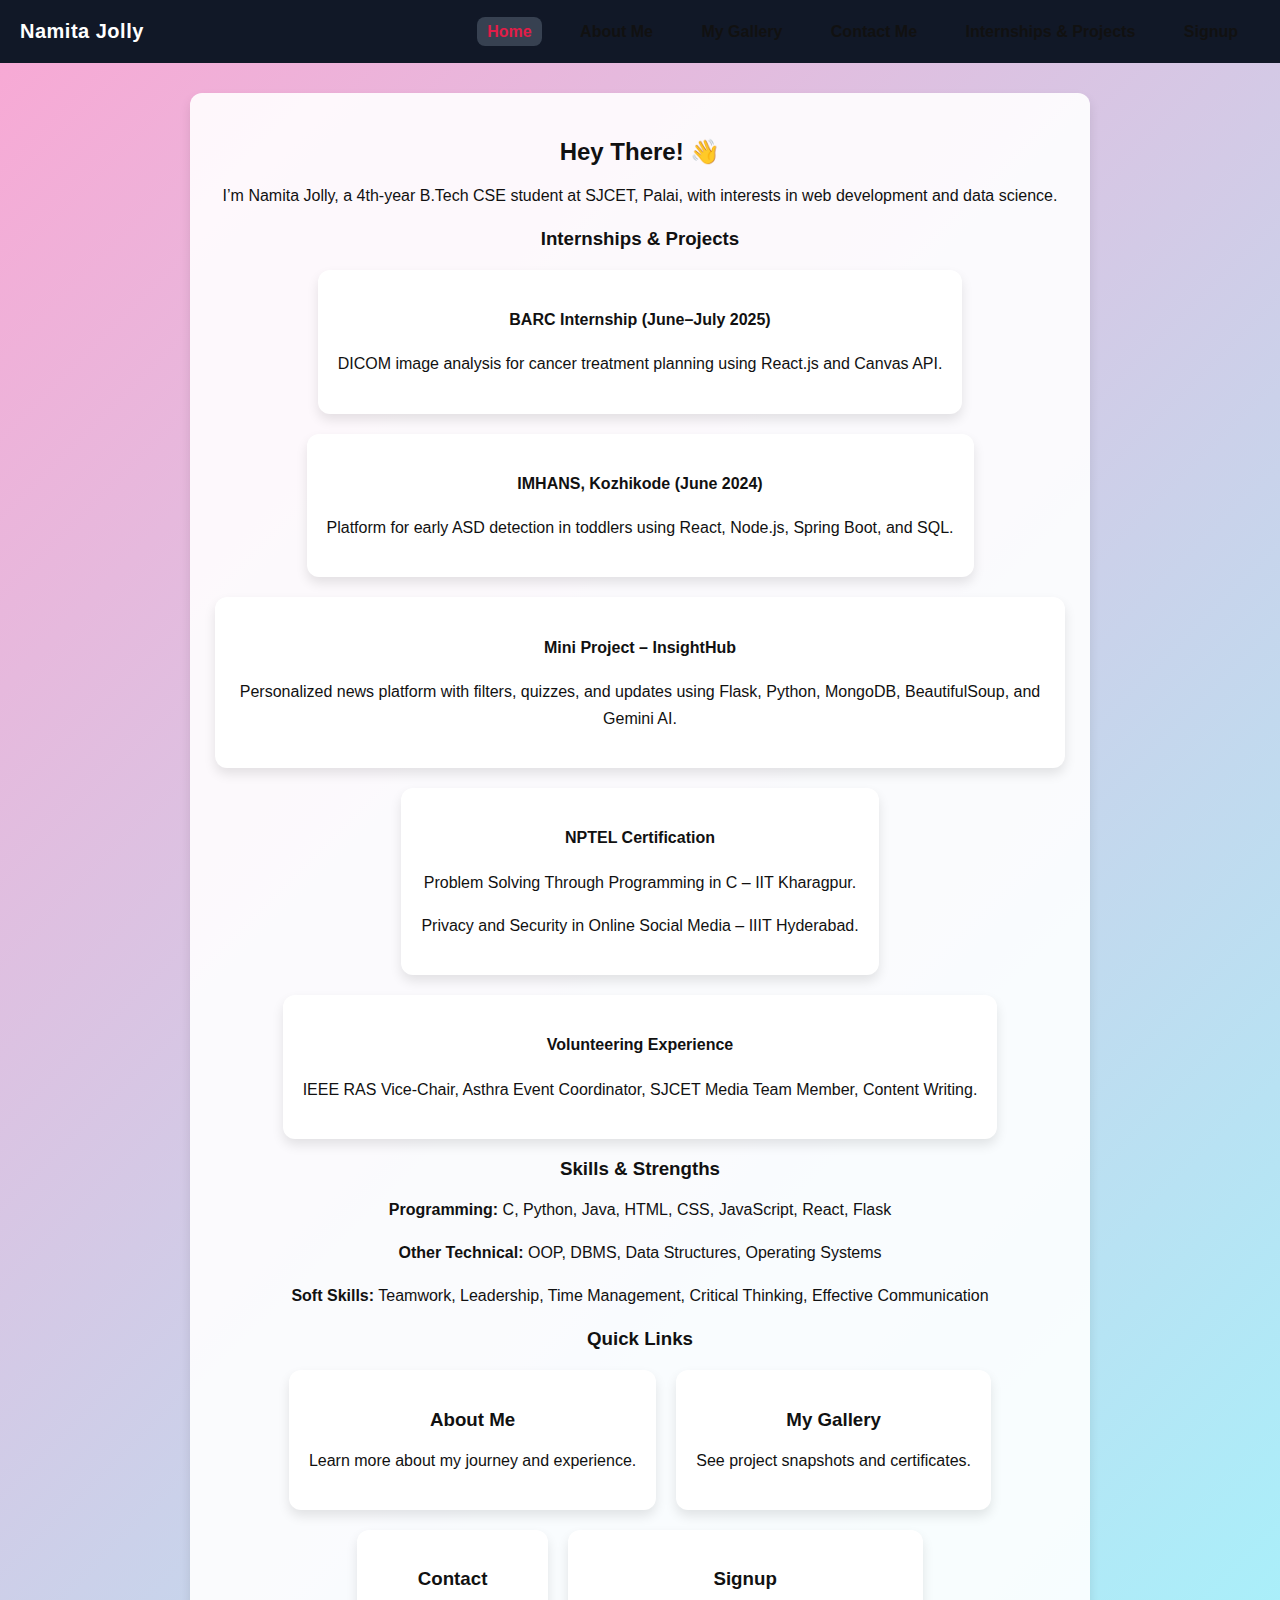
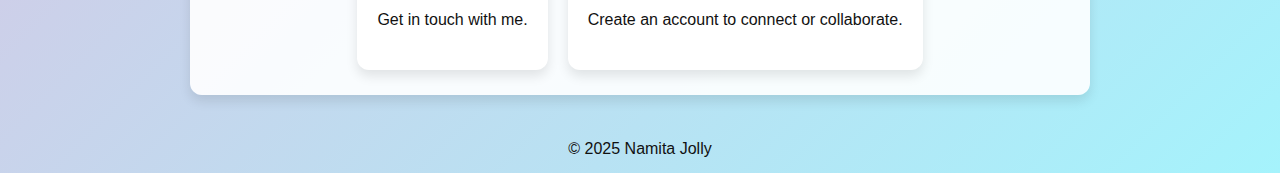
<file: index.html>
<!DOCTYPE html>
<html lang="en">
<head>
  <meta charset="UTF-8" />
  <title>Namita Jolly | Portfolio</title>
  <link rel="stylesheet" href="style.css" />
  <style>
    body {
      background: linear-gradient(135deg, #f9a8d4, #a5f3fc);
      min-height: 100vh;
      margin: 0;
      font-family: Arial, sans-serif;
    }

    header {
      text-align: center;
      padding: 20px;
    }

    nav a {
      text-decoration: none;
      margin: 0 12px;
      color: #111;
      font-weight: bold;
      transition: color 0.3s ease;
    }

    nav a.active {
      color: #e11d48;
    }

    nav a:hover {
      color: #2563eb;
    }

    main.container {
      padding: 25px;
      max-width: 900px;
      margin: 30px auto;
      background: rgba(255, 255, 255, 0.9);
      border-radius: 12px;
      box-shadow: 0 6px 12px rgba(0,0,0,0.1);
      text-align: center;
    }

    h2, h3 {
      color: #111;
      margin-bottom: 10px;
    }

    p, li {
      line-height: 1.7;
      color: #111;
    }

    ul {
      padding-left: 20px;
      margin-bottom: 20px;
    }

    section.cards {
      display: flex;
      justify-content: center;
      gap: 20px;
      margin-top: 20px;
      flex-wrap: wrap;
    }

    .card {
      background: #fff;
      border-radius: 12px;
      padding: 20px;
      min-width: 180px;
      text-align: center;
      cursor: pointer;
      box-shadow: 0 6px 12px rgba(0,0,0,0.1);
      transition: transform 0.2s ease, box-shadow 0.2s ease;
      text-decoration: none;
      color: #111;
    }

    .card:hover {
      transform: translateY(-5px);
      box-shadow: 0 12px 20px rgba(0,0,0,0.2);
    }

    footer {
      text-align: center;
      padding: 15px;
      color: #111;
      margin-top: 20px;
    }
  </style>
</head>
<body>
<header>
  <h1>Namita Jolly</h1>
  <nav>
    <a href="index.html" class="active">Home</a>
    <a href="about.html">About Me</a>
    <a href="gallery.html">My Gallery</a>
    <a href="contact.html">Contact Me</a>
    <a href="internshipspro.html">Internships & Projects</a>
    <a href="signup.html">Signup</a>
  </nav>
</header>

<main class="container fade-in">
  <h2>Hey There! 👋</h2>
  <p>I’m Namita Jolly, a 4th-year B.Tech CSE student at SJCET, Palai, with interests in web development and data science.</p>

  <h3>Internships & Projects</h3>
  <section class="cards">
    <div class="card">
      <h4>BARC Internship (June–July 2025)</h4>
      <p>DICOM image analysis for cancer treatment planning using React.js and Canvas API.</p>
    </div>
    <div class="card">
      <h4>IMHANS, Kozhikode (June 2024)</h4>
      <p>Platform for early ASD detection in toddlers using React, Node.js, Spring Boot, and SQL.</p>
    </div>
    <div class="card">
      <h4>Mini Project – InsightHub</h4>
      <p>Personalized news platform with filters, quizzes, and updates using Flask, Python, MongoDB, BeautifulSoup, and Gemini AI.</p>
    </div>
    <div class="card">
      <h4>NPTEL Certification</h4>
      <p>Problem Solving Through Programming in C – IIT Kharagpur.</p>
      <p>Privacy and Security in Online Social Media – IIIT Hyderabad.</p>
    </div>
    <div class="card">
      <h4>Volunteering Experience</h4>
      <p>IEEE RAS Vice-Chair, Asthra Event Coordinator, SJCET Media Team Member, Content Writing.</p>
    </div>   
  </section>

  <h3>Skills & Strengths</h3>
  <p><strong>Programming:</strong> C, Python, Java, HTML, CSS, JavaScript, React, Flask</p>
  <p><strong>Other Technical:</strong> OOP, DBMS, Data Structures, Operating Systems</p>
  <p><strong>Soft Skills:</strong> Teamwork, Leadership, Time Management, Critical Thinking, Effective Communication</p>

  <h3>Quick Links</h3>
  <section class="cards">
    <a class="card" href="about.html"><h3>About Me</h3><p>Learn more about my journey and experience.</p></a>
    <a class="card" href="gallery.html"><h3>My Gallery</h3><p>See project snapshots and certificates.</p></a>
    <a class="card" href="contact.html"><h3>Contact</h3><p>Get in touch with me.</p></a>
    <a class="card" href="signup.html"><h3>Signup</h3><p>Create an account to connect or collaborate.</p></a>
  </section>
</main>

<footer>© 2025 Namita Jolly</footer>
</body>
</html>
</file>
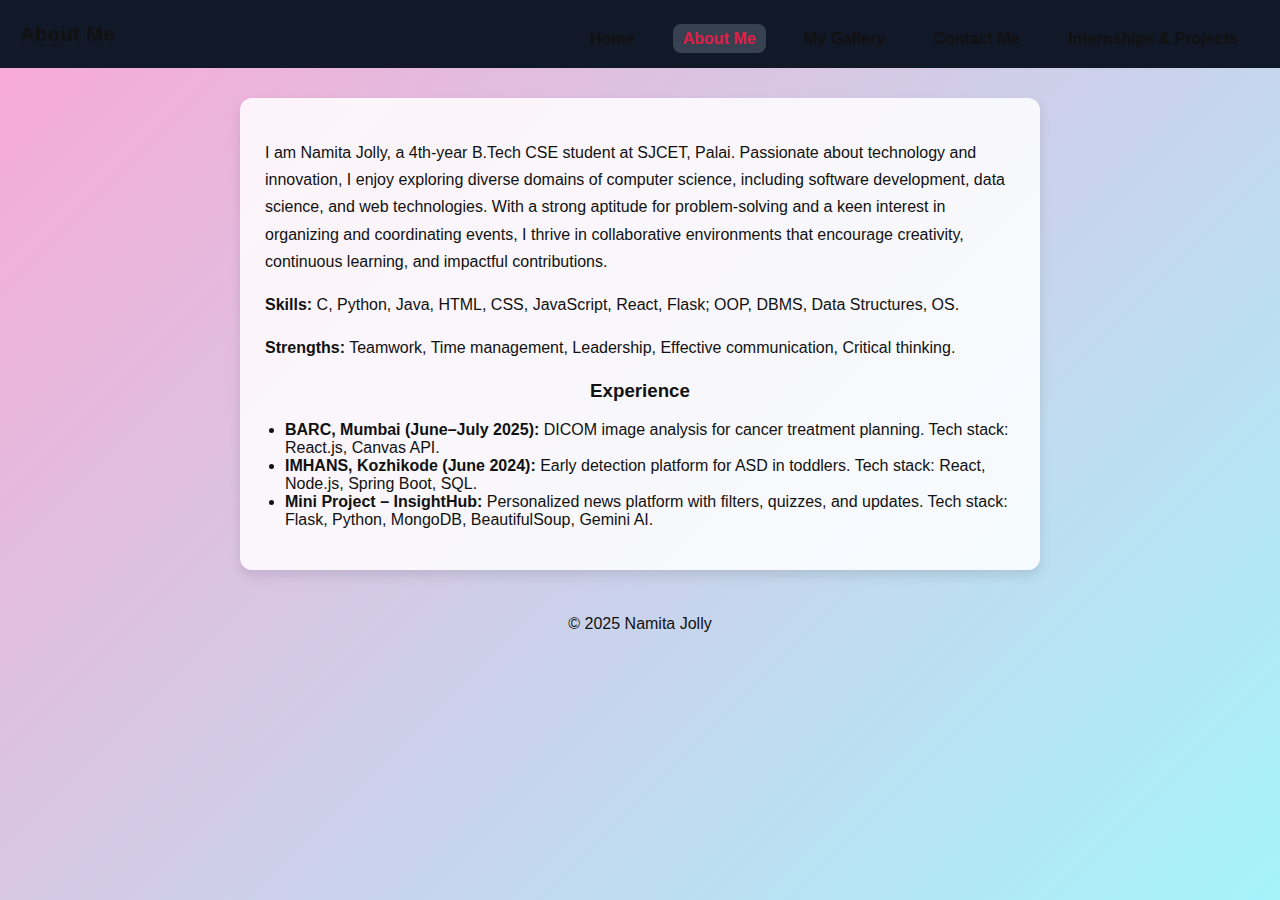
<file: about.html>
<!DOCTYPE html>
<html lang="en">
<head>
  <meta charset="UTF-8" />
  <title>About Me – Namita Jolly</title>
  <link rel="stylesheet" href="style.css" />
  <style>
    body {
      font-family: Arial, sans-serif;
      margin: 0;
      background: linear-gradient(135deg, #f9a8d4, #a5f3fc);
      min-height: 100vh;
    }

    header {
      text-align: center;
      padding: 20px;
    }

    nav {
      margin-top: 10px;
    }

    nav a {
      text-decoration: none;
      margin: 0 12px;
      color: #111;
      font-weight: bold;
      transition: color 0.3s ease;
    }

    nav a.active {
      color: #e11d48;
    }

    nav a:hover {
      color: #2563eb;
    }

    main.container {
      padding: 25px;
      max-width: 800px;
      margin: 30px auto;
      background: rgba(255, 255, 255, 0.85);
      border-radius: 12px;
      box-shadow: 0 6px 12px rgba(0,0,0,0.1);
      animation: fadeIn 1s ease;
    }

    h1, h3 {
      text-align: center;
      color: #111;
    }

    p {
      line-height: 1.7;
      color: #111;
    }

    ul {
      padding-left: 20px;
      color: #111;
    }

    footer {
      text-align: center;
      padding: 15px;
      color: #111;
      margin-top: 20px;
    }

    @keyframes fadeIn {
      from { opacity: 0; transform: translateY(10px); }
      to { opacity: 1; transform: translateY(0); }
    }
  </style>
</head>
<body>
  <header>
    <h1>About Me</h1>
    <nav>
      <a href="index.html">Home</a>
      <a class="active" href="about.html">About Me</a>
      <a href="gallery.html">My Gallery</a>
      <a href="contact.html">Contact Me</a>
      <a href="internshipspro.html">Internships & Projects</a>
    </nav>
  </header>

  <main class="container fade-in">
    <p>I am Namita Jolly, a 4th-year B.Tech CSE student at SJCET, Palai. Passionate about technology and innovation, I enjoy exploring diverse domains of computer science, including software development, data science, and web technologies. With a strong aptitude for problem-solving and a keen interest in organizing and coordinating events, I thrive in collaborative environments that encourage creativity, continuous learning, and impactful contributions.</p>
    
    <p><strong>Skills:</strong> C, Python, Java, HTML, CSS, JavaScript, React, Flask; OOP, DBMS, Data Structures, OS.</p>
    
    <p><strong>Strengths:</strong> Teamwork, Time management, Leadership, Effective communication, Critical thinking.</p>
    
    <h3>Experience</h3>
    <ul>
      <li><strong>BARC, Mumbai (June–July 2025):</strong> DICOM image analysis for cancer treatment planning. Tech stack: React.js, Canvas API.</li>
      <li><strong>IMHANS, Kozhikode (June 2024):</strong> Early detection platform for ASD in toddlers. Tech stack: React, Node.js, Spring Boot, SQL.</li>
      <li><strong>Mini Project – InsightHub:</strong> Personalized news platform with filters, quizzes, and updates. Tech stack: Flask, Python, MongoDB, BeautifulSoup, Gemini AI.</li>
    </ul>
  </main>

  <footer>© 2025 Namita Jolly</footer>
</body>
</html>
</file>
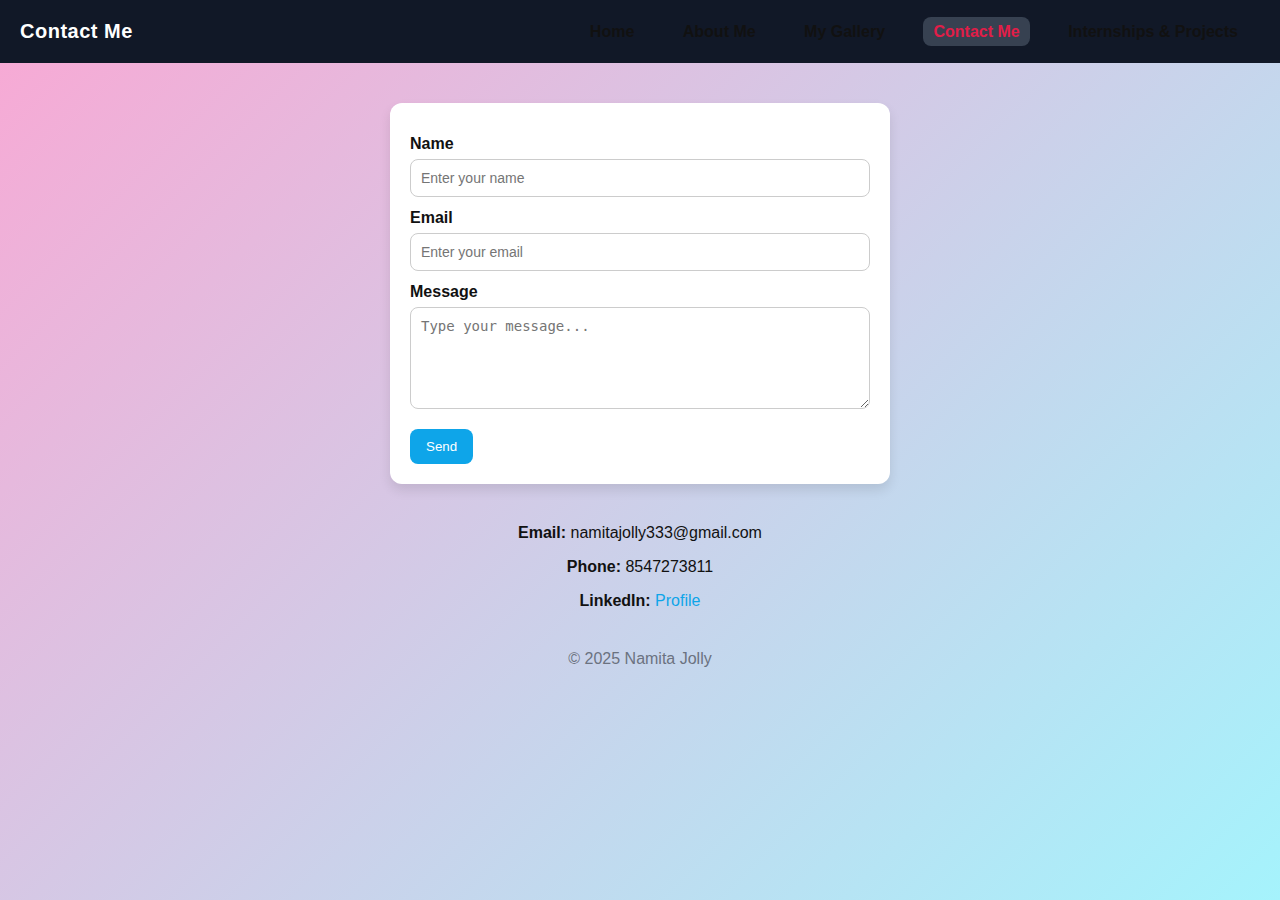
<file: contact.html>
<!DOCTYPE html>
<html lang="en">
<head>
  <meta charset="UTF-8" />
  <title>Contact Me – Namita Jolly</title>
  <link rel="stylesheet" href="style.css" />
  <style>
    body {
      margin: 0;
      font-family: Arial, sans-serif;
      background: linear-gradient(135deg, #f9a8d4, #a5f3fc);
      min-height: 100vh;
    }

    header {
      text-align: center;
      padding: 20px;
    }

    nav a {
      text-decoration: none;
      margin: 0 12px;
      color: #111;
      font-weight: bold;
      transition: color 0.3s ease;
    }

    nav a.active {
      color: #e11d48; /* Highlighted color for current page */
    }

    nav a:hover {
      color: #2563eb;
    }

    .contact-form {
      background: #fff;
      padding: 20px;
      border-radius: 12px;
      box-shadow: 0 6px 12px rgba(0,0,0,0.1);
      max-width: 500px;
      margin: 40px auto;
    }

    .contact-form label {
      display: block;
      margin-top: 12px;
      font-weight: bold;
      color: #111;
    }

    .contact-form input,
    .contact-form textarea {
      width: 100%;
      padding: 10px;
      margin-top: 6px;
      border: 1px solid #ccc;
      border-radius: 8px;
      font-size: 14px;
    }

    .contact-form button {
      margin-top: 16px;
      background: #0ea5e9;
      color: #fff;
      border: none;
      padding: 10px 16px;
      border-radius: 8px;
      cursor: pointer;
      transition: background 0.2s ease;
    }

    .contact-form button:hover {
      background: #0284c7;
    }

    .contact-details {
      text-align: center;
      margin-top: 20px;
      color: #111;
    }

    .contact-details a {
      color: #0ea5e9;
      text-decoration: none;
    }

    .contact-details a:hover {
      text-decoration: underline;
    }
  </style>
</head>
<body>
<header>
  <h1>Contact Me</h1>
  <nav>
    <a href="index.html">Home</a>
    <a href="about.html">About Me</a>
    <a href="gallery.html">My Gallery</a>
    <a href="contact.html" class="active">Contact Me</a>
    <a href="internshipspro.html">Internships & Projects</a>
  </nav>
</header>

<main>
  <form class="contact-form">
    <label>Name</label>
    <input type="text" placeholder="Enter your name" />

    <label>Email</label>
    <input type="email" placeholder="Enter your email" />

    <label>Message</label>
    <textarea rows="5" placeholder="Type your message..."></textarea>

    <button type="submit">Send</button>
  </form>

  <div class="contact-details">
    <p><strong>Email:</strong> namitajolly333@gmail.com</p>
    <p><strong>Phone:</strong> 8547273811</p>
    <p><strong>LinkedIn:</strong> 
      <a href="https://www.linkedin.com/in/namita-jolly-196001280" target="_blank">Profile</a>
    </p>
  </div>
</main>

<footer>© 2025 Namita Jolly</footer>
</body>
</html>
</file>
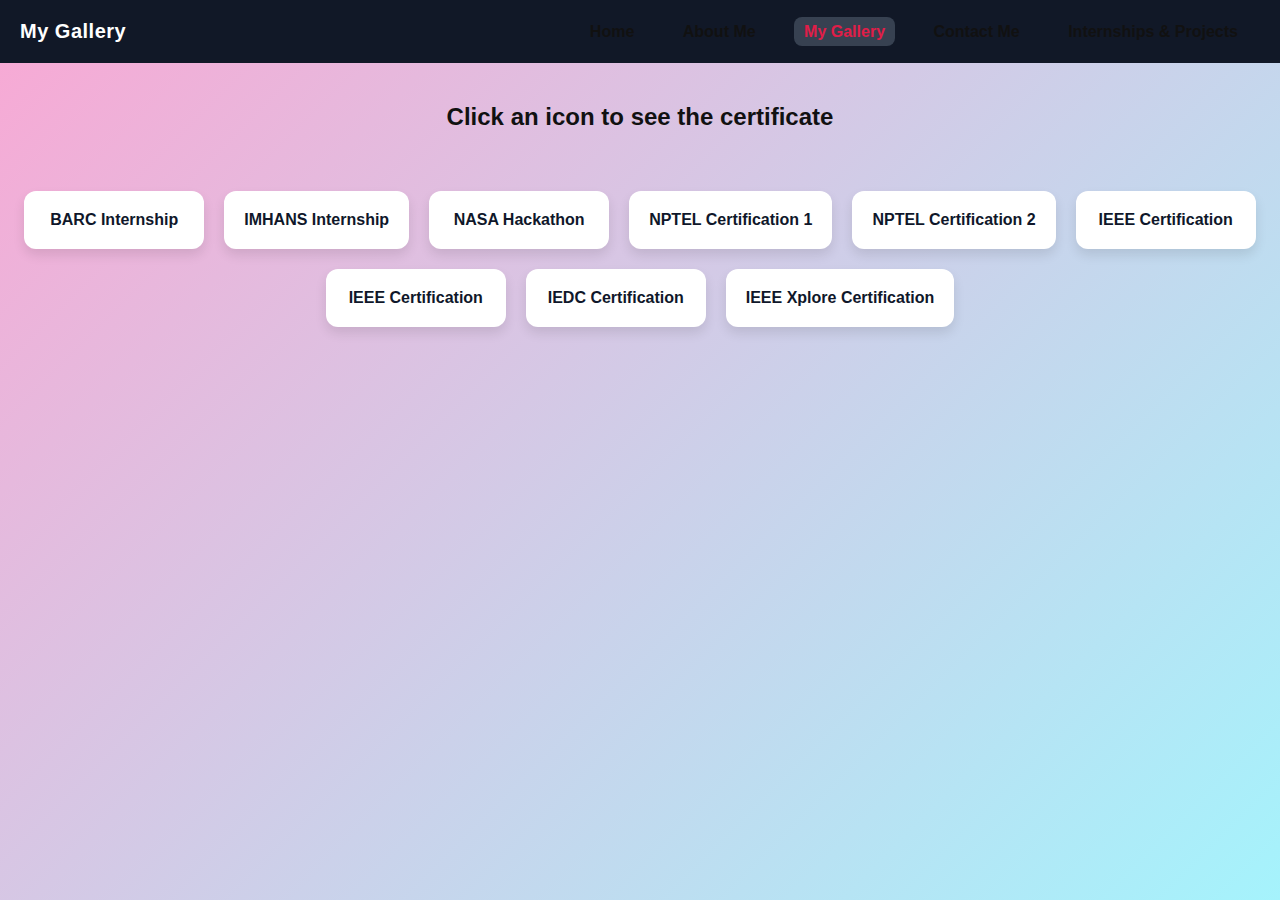
<file: gallery.html>
<!DOCTYPE html>
<html lang="en">
<head>
  <meta charset="UTF-8" />
  <title>Gallery – Namita Jolly</title>
  <link rel="stylesheet" href="style.css" />
  <style>
    body {
      font-family: Arial, sans-serif;
      margin: 0;
      background: linear-gradient(135deg, #f9a8d4, #a5f3fc);
      min-height: 100vh;
    }

    header {
      text-align: center;
      padding: 20px;
    }

    nav a {
      text-decoration: none;
      margin: 0 12px;
      color: #111;
      font-weight: bold;
      transition: color 0.3s ease;
    }

    nav a.active {
      color: #e11d48; /* Highlight current page */
    }

    nav a:hover {
      color: #2563eb;
    }

    h2 {
      text-align: center;
      padding: 20px;
      color: #111;
    }

    /* Icon style headings */
    .gallery-icons {
      display: flex;
      flex-wrap: wrap;
      justify-content: center;
      gap: 20px;
      padding: 20px;
    }

    .icon-card {
      background: #fff;
      border-radius: 12px;
      padding: 20px;
      min-width: 180px;
      text-align: center;
      cursor: pointer;
      box-shadow: 0 6px 12px rgba(0,0,0,0.1);
      transition: transform 0.2s ease, box-shadow 0.2s ease;
    }

    .icon-card:hover {
      transform: translateY(-5px);
      box-shadow: 0 12px 20px rgba(0,0,0,0.2);
    }

    .icon-card h3 {
      margin: 0;
      font-size: 16px;
      color: #0f172a;
    }

    /* Image display area */
    .gallery-display {
      text-align: center;
      margin: 20px;
    }

    .gallery-display img {
      max-width: 90%;
      border-radius: 12px;
      box-shadow: 0 10px 20px rgba(0,0,0,0.2);
      animation: fadeIn 0.5s ease;
    }

    .hidden {
      display: none;
    }

    @keyframes fadeIn {
      from { opacity: 0; transform: scale(0.95); }
      to { opacity: 1; transform: scale(1); }
    }
  </style>
</head>
<body>
<header>
  <h1>My Gallery</h1>
  <nav>
    <a href="index.html">Home</a>
    <a href="about.html">About Me</a>
    <a class="active" href="gallery.html">My Gallery</a>
    <a href="contact.html">Contact Me</a>
    <a href="internshipspro.html">Internships & Projects</a>
  </nav>
</header>

<h2>Click an icon to see the certificate</h2>

<!-- Icon buttons -->
<div class="gallery-icons">
  <div class="icon-card" onclick="showImage('barc')">
    <h3>BARC Internship</h3>
  </div>
  <div class="icon-card" onclick="showImage('imhans')">
    <h3>IMHANS Internship</h3>
  </div>
  <div class="icon-card" onclick="showImage('nasa')">
    <h3>NASA Hackathon</h3>
  </div>
  <div class="icon-card" onclick="showImage('nptel1')">
    <h3>NPTEL Certification 1</h3>
  </div>
  <div class="icon-card" onclick="showImage('nptel2')">
    <h3>NPTEL Certification 2</h3>
  </div>
   <div class="icon-card" onclick="showImage('ieee')">
    <h3>IEEE Certification</h3>
  </div>
  <div class="icon-card" onclick="showImage('ieee')">
    <h3>IEEE Certification</h3>
  </div>
  <div class="icon-card" onclick="showImage('iedc')">
    <h3>IEDC Certification</h3>
  </div>
  <div class="icon-card" onclick="showImage('ieeexplore')">
    <h3>IEEE Xplore Certification</h3>
  </div>
</div>

<!-- Display area for certificates -->
<div class="gallery-display">
  <img id="barc" src="images/barc.jpg" alt="BARC Internship" class="hidden">
  <img id="imhans" src="images/imhans.jpg" alt="IMHANS Internship" class="hidden">
  <img id="nasa" src="images/nasa.jpg" alt="NASA Hackathon" class="hidden">
  <img id="nptel1" src="images/nptel1.jpg" alt="NPTEL Certification 1" class="hidden">
  <img id="nptel2" src="images/nptel2.jpg" alt="NPTEL Certification 2" class="hidden">
   <img id="ieee" src="images/ieee.jpg" alt="IEEE Certification" class="hidden">
    <img id="iedc" src="images/iedc.jpg" alt="IEDC Certification"  class="hidden">
    <img id="ieeexplore" src="images/ieeexplore.jpg" alt="IEEEXplore Certification" class="hidden">
</div>

<script>
  let currentVisible = null;

  function showImage(id) {
    const selected = document.getElementById(id);

    // If already visible, hide it
    if (currentVisible === id) {
      selected.classList.add("hidden");
      currentVisible = null;
      return;
    }

    // Hide all first
    const images = document.querySelectorAll('.gallery-display img');
    images.forEach(img => img.classList.add('hidden'));

    // Show clicked one
    selected.classList.remove("hidden");
    currentVisible = id;
  }
</script>
</body>
</html>
</file>
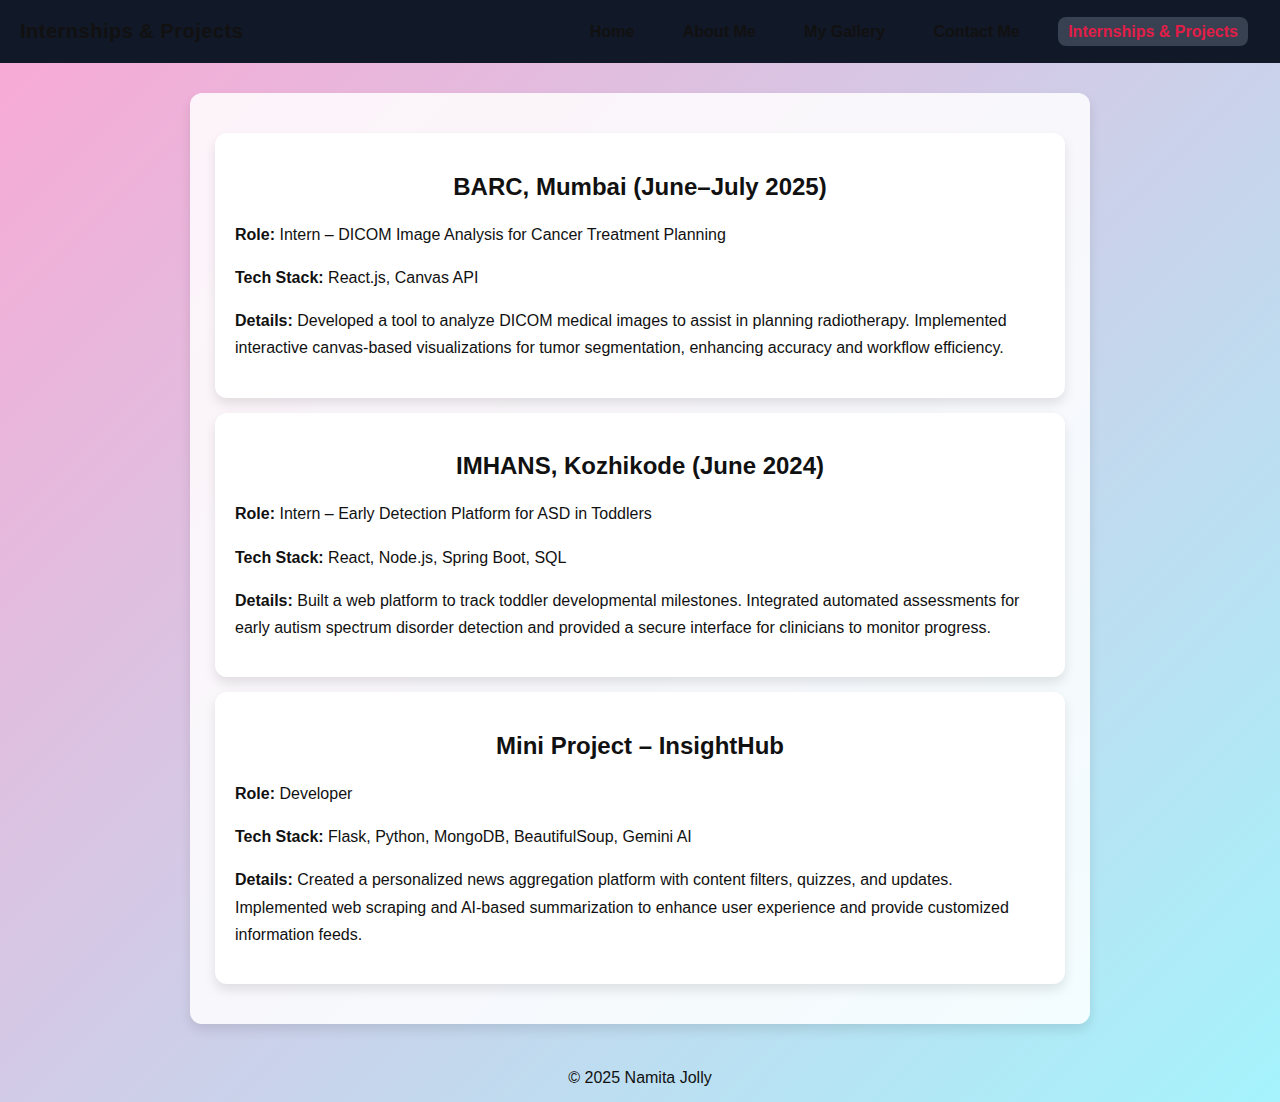
<file: internshipspro.html>
<!DOCTYPE html>
<html lang="en">
<head>
  <meta charset="UTF-8" />
  <title>Internships & Projects – Namita Jolly</title>
  <link rel="stylesheet" href="style.css" />
  <style>
    body {
      background: linear-gradient(135deg, #f9a8d4, #a5f3fc);
      margin: 0;
      font-family: Arial, sans-serif;
      min-height: 100vh;
    }

    header {
      text-align: center;
      padding: 20px;
    }

    nav a {
      text-decoration: none;
      margin: 0 12px;
      color: #111;
      font-weight: bold;
      transition: color 0.3s ease;
    }

    nav a.active {
      color: #e11d48;
    }

    nav a:hover {
      color: #2563eb;
    }

    main.container {
      padding: 25px;
      max-width: 900px;
      margin: 30px auto;
      background: rgba(255, 255, 255, 0.85);
      border-radius: 12px;
      box-shadow: 0 6px 12px rgba(0,0,0,0.1);
    }

    h1, h2, h3 {
      text-align: center;
      color: #111;
    }

    p, li {
      line-height: 1.7;
      color: #111;
    }

    ul {
      padding-left: 20px;
    }

    .project-card {
      background: #fff;
      padding: 20px;
      border-radius: 12px;
      margin: 15px 0;
      box-shadow: 0 6px 12px rgba(0,0,0,0.1);
    }

    footer {
      text-align: center;
      padding: 15px;
      color: #111;
      margin-top: 20px;
    }
  </style>
</head>
<body>
<header>
  <h1>Internships & Projects</h1>
  <nav>
    <a href="index.html">Home</a>
    <a href="about.html">About Me</a>
    <a href="gallery.html">My Gallery</a>
    <a href="contact.html">Contact Me</a>
    <a class="active" href="signup.html">Internships & Projects</a>
  </nav>
</header>

<main class="container fade-in">
  <div class="project-card">
    <h2>BARC, Mumbai (June–July 2025)</h2>
    <p><strong>Role:</strong> Intern – DICOM Image Analysis for Cancer Treatment Planning</p>
    <p><strong>Tech Stack:</strong> React.js, Canvas API</p>
    <p><strong>Details:</strong> Developed a tool to analyze DICOM medical images to assist in planning radiotherapy. Implemented interactive canvas-based visualizations for tumor segmentation, enhancing accuracy and workflow efficiency.</p>
  </div>

  <div class="project-card">
    <h2>IMHANS, Kozhikode (June 2024)</h2>
    <p><strong>Role:</strong> Intern – Early Detection Platform for ASD in Toddlers</p>
    <p><strong>Tech Stack:</strong> React, Node.js, Spring Boot, SQL</p>
    <p><strong>Details:</strong> Built a web platform to track toddler developmental milestones. Integrated automated assessments for early autism spectrum disorder detection and provided a secure interface for clinicians to monitor progress.</p>
  </div>

  <div class="project-card">
    <h2>Mini Project – InsightHub</h2>
    <p><strong>Role:</strong> Developer</p>
    <p><strong>Tech Stack:</strong> Flask, Python, MongoDB, BeautifulSoup, Gemini AI</p>
    <p><strong>Details:</strong> Created a personalized news aggregation platform with content filters, quizzes, and updates. Implemented web scraping and AI-based summarization to enhance user experience and provide customized information feeds.</p>
  </div>

 
</main>

<footer>© 2025 Namita Jolly</footer>
</body>
</html>
</file>
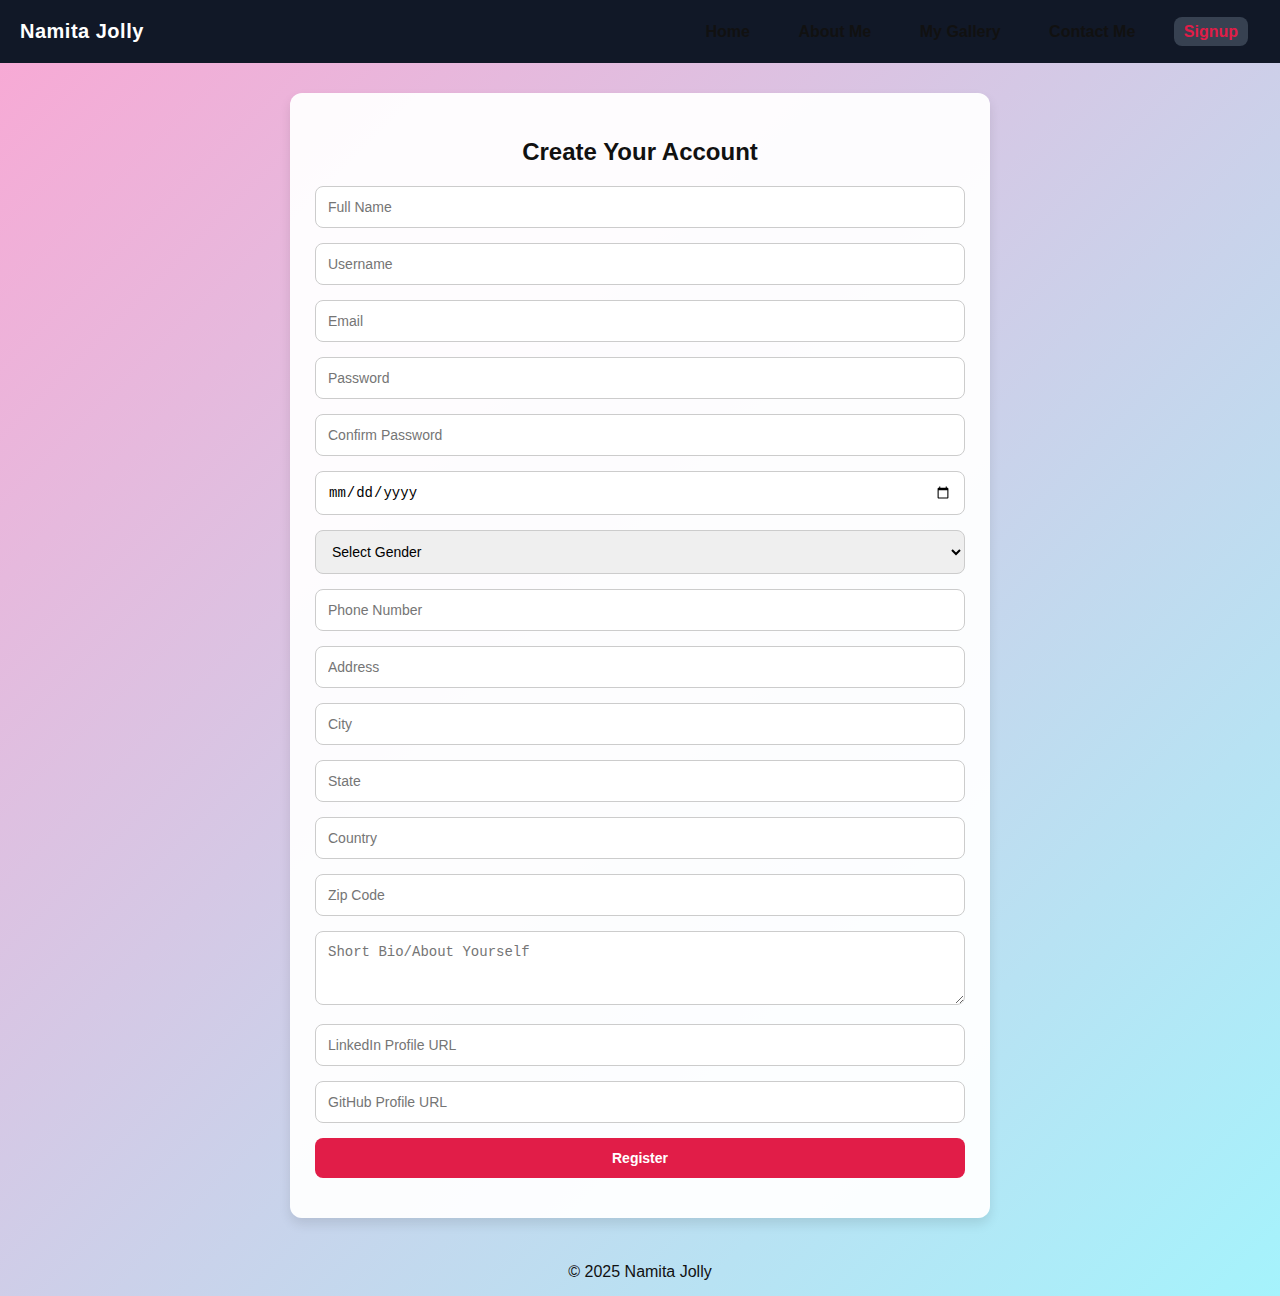
<file: signup.html>
<!DOCTYPE html>
<html lang="en">
<head>
  <meta charset="UTF-8" />
  <title>Signup | Namita Jolly</title>
  <link rel="stylesheet" href="style.css" />
  <style>
    body {
      background: linear-gradient(135deg, #f9a8d4, #a5f3fc);
      min-height: 100vh;
      margin: 0;
      font-family: Arial, sans-serif;
    }

    header {
      text-align: center;
      padding: 20px;
    }

    nav a {
      text-decoration: none;
      margin: 0 12px;
      color: #111;
      font-weight: bold;
      transition: color 0.3s ease;
    }

    nav a.active {
      color: #e11d48;
    }

    nav a:hover {
      color: #2563eb;
    }

    main.container {
      padding: 25px;
      max-width: 700px;
      margin: 30px auto;
      background: rgba(255, 255, 255, 0.95);
      border-radius: 12px;
      box-shadow: 0 6px 12px rgba(0,0,0,0.1);
      text-align: left;
    }

    h2 {
      text-align: center;
      color: #111;
      margin-bottom: 20px;
    }

    form input, form select, form textarea, form button {
      width: 100%;
      padding: 12px;
      margin-bottom: 15px;
      border-radius: 8px;
      border: 1px solid #ccc;
      font-size: 14px;
    }

    form button {
      background: #e11d48;
      color: #fff;
      border: none;
      cursor: pointer;
      font-weight: bold;
      transition: background 0.3s ease;
    }

    form button:hover {
      background: #be123c;
    }

    footer {
      text-align: center;
      padding: 15px;
      color: #111;
      margin-top: 20px;
    }
  </style>
</head>
<body>

<header>
  <h1>Namita Jolly</h1>
  <nav>
    <a href="index.html">Home</a>
    <a href="about.html">About Me</a>
    <a href="gallery.html">My Gallery</a>
    <a href="contact.html">Contact Me</a>
    <a href="signup.html" class="active">Signup</a>
  </nav>
</header>

<main class="container fade-in">
  <h2>Create Your Account</h2>
  <form action="#" method="post">
    <input type="text" name="fullname" placeholder="Full Name" required>
    <input type="text" name="username" placeholder="Username" required>
    <input type="email" name="email" placeholder="Email" required>
    <input type="password" name="password" placeholder="Password" required>
    <input type="password" name="confirmpassword" placeholder="Confirm Password" required>
    <input type="date" name="dob" placeholder="Date of Birth" required>
    <select name="gender" required>
      <option value="">Select Gender</option>
      <option value="female">Female</option>
      <option value="male">Male</option>
      <option value="other">Other</option>
    </select>
    <input type="tel" name="phone" placeholder="Phone Number" required>
    <input type="text" name="address" placeholder="Address" required>
    <input type="text" name="city" placeholder="City" required>
    <input type="text" name="state" placeholder="State" required>
    <input type="text" name="country" placeholder="Country" required>
    <input type="text" name="zipcode" placeholder="Zip Code" required>
    <textarea name="bio" placeholder="Short Bio/About Yourself" rows="3"></textarea>
    <input type="url" name="linkedin" placeholder="LinkedIn Profile URL">
    <input type="url" name="github" placeholder="GitHub Profile URL">
    <button type="submit">Register</button>
  </form>
</main>

<footer>© 2025 Namita Jolly</footer>

</body>
</html>
</file>
<file: style.css>
/* Reset and base styles */
* { 
  box-sizing: border-box; 
}
body {
  font-family: system-ui, -apple-system, Segoe UI, Roboto, Arial, sans-serif;
  margin: 0; 
  color: #222; 
  background: #f8fafc;
}

/* Header */
header {
  background: #111827; 
  color: #fff; 
  padding: 16px 20px;
  display: flex; 
  align-items: center; 
  justify-content: space-between; 
  flex-wrap: wrap;
}
header h1 { 
  margin: 0; 
  font-size: 20px; 
  letter-spacing: 0.5px; 
}

/* Navigation */
nav a {
  color: #e5e7eb; 
  text-decoration: none; 
  margin: 0 10px; 
  padding: 6px 10px; 
  border-radius: 8px;
  transition: transform .2s ease, background .2s ease;
}
nav a:hover { 
  background: #1f2937; 
  transform: translateY(-2px); 
}
nav a.active { 
  background: #374151; 
  color: #fff; 
}

/* Layout containers */
.container { 
  max-width: 980px; 
  margin: 24px auto; 
  padding: 0 16px; 
}

/* Cards (Home page links) */
.cards { 
  display: grid; 
  grid-template-columns: repeat(auto-fit,minmax(220px,1fr)); 
  gap: 16px; 
  margin-top: 16px; 
}
.card {
  display: block; 
  background: #fff; 
  padding: 16px; 
  border-radius: 12px;
  box-shadow: 0 6px 16px rgba(0,0,0,.06); 
  text-decoration: none; 
  color: inherit;
  transition: transform .2s ease, box-shadow .2s ease;
}
.card:hover { 
  transform: translateY(-3px); 
  box-shadow: 0 10px 22px rgba(0,0,0,.1); 
}

/* Gallery (grid style – used in older version) */
.gallery {
  display: grid; 
  grid-template-columns: repeat(auto-fit, minmax(220px, 1fr)); 
  gap: 12px;
}
.gallery img {
  width: 100%; 
  border-radius: 12px; 
  display: block;
  transition: transform .25s ease, box-shadow .25s ease;
}
.gallery img:hover { 
  transform: scale(1.03); 
  box-shadow: 0 12px 26px rgba(0,0,0,.15); 
}

/* Gallery with headings (BARC, IMHANS, etc.) */
.gallery-item {
  margin-bottom: 20px;
}
.gallery-item h3 {
  cursor: pointer;
  color: #0ea5e9;
  transition: color 0.3s ease;
  margin: 0;
}
.gallery-item h3:hover {
  color: #0369a1;
  text-decoration: underline;
}
.gallery-item img {
  display: block;
  margin-top: 10px;
  max-width: 100%;
  border-radius: 12px;
  box-shadow: 0 6px 16px rgba(0,0,0,.15);
}
.hidden {
  display: none;
}

/* Forms */
.form {
  background: #fff; 
  padding: 16px; 
  border-radius: 12px;
  box-shadow: 0 6px 16px rgba(0,0,0,.06); 
  max-width: 520px;
  display: grid; 
  grid-template-columns: 1fr; 
  gap: 10px;
}
.form input, .form select, .form textarea {
  padding: 10px; 
  border: 1px solid #cbd5e1; 
  border-radius: 8px; 
  background: #fff;
}

/* Buttons */
button {
  background: #0ea5e9; 
  color: #fff; 
  border: none; 
  padding: 10px 14px; 
  border-radius: 10px; 
  cursor: pointer;
  transition: transform .15s ease, filter .15s ease;
}
button:hover { 
  transform: translateY(-1px); 
  filter: brightness(1.05); 
}

/* Split layout (Contact page) */
.split { 
  display: grid; 
  grid-template-columns: 1fr; 
  gap: 20px; 
}
@media (min-width: 900px) { 
  .split { grid-template-columns: 1fr 1fr; } 
}

/* Footer */
footer { 
  text-align: center; 
  padding: 24px; 
  color: #6b7280; 
}

/* Animations */
.fade-in { 
  animation: fade .5s ease-out both; 
}
@keyframes fade { 
  from { opacity: 0; transform: translateY(6px); } 
  to { opacity: 1; transform: none; } 
}
</file>
